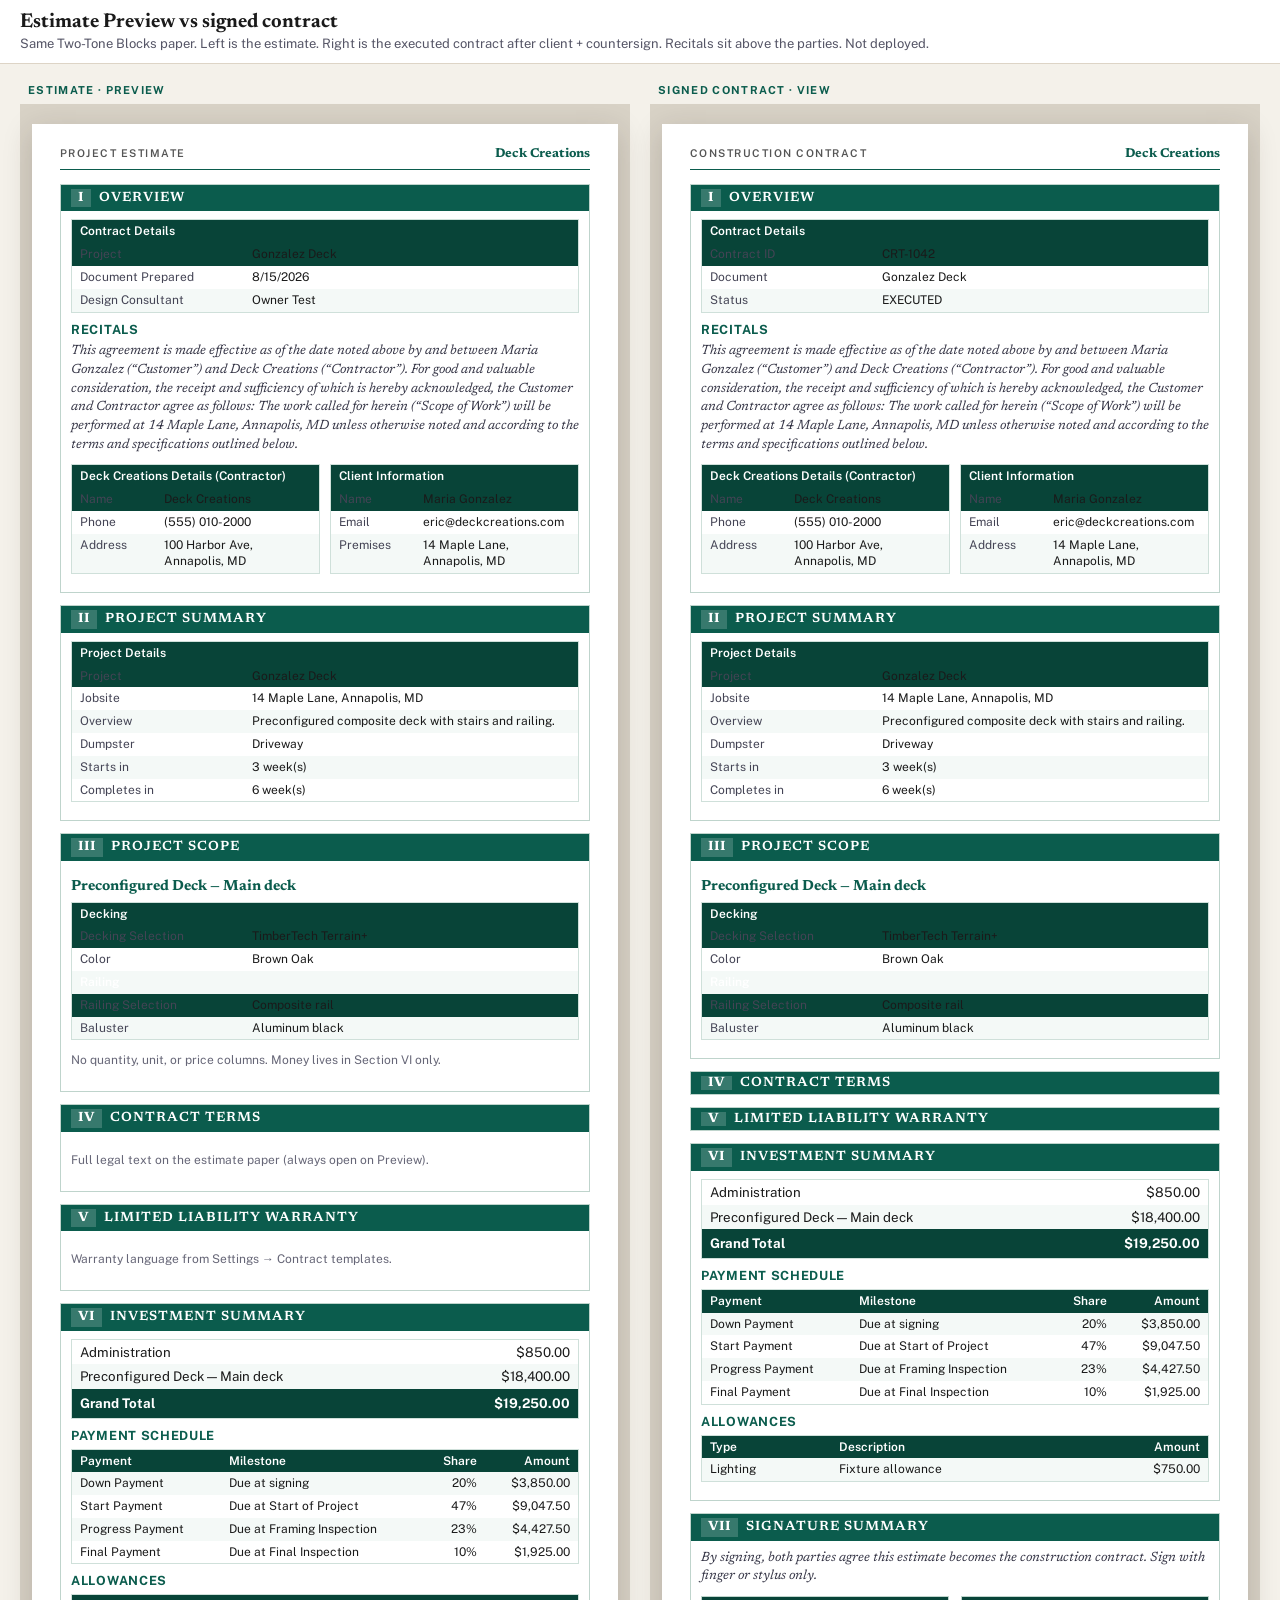
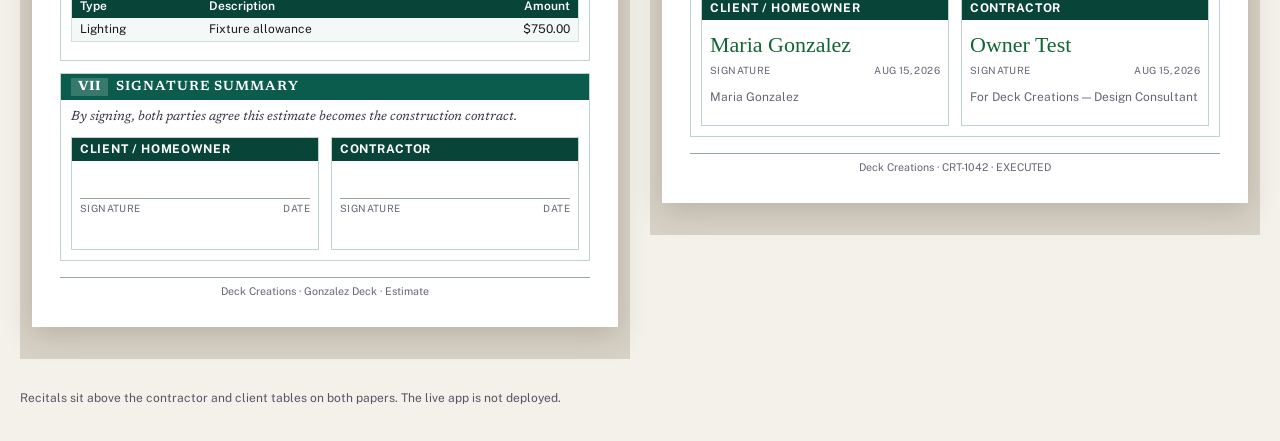
<file: index.html>
<!DOCTYPE html>
<html lang="en">
<head>
  <meta charset="utf-8" />
  <meta name="viewport" content="width=device-width, initial-scale=1" />
  <title>Estimate vs signed contract — side by side</title>
  <link rel="preconnect" href="https://fonts.googleapis.com">
  <link rel="preconnect" href="https://fonts.gstatic.com" crossorigin>
  <link href="https://fonts.googleapis.com/css2?family=Newsreader:ital,opsz,wght@0,6..72,500..700;1,6..72,500..700&family=Public+Sans:wght@500;600;700&display=swap" rel="stylesheet">
  <style>
    :root { --desk:#d8d2c6; --jade:#0b5c4d; --bar:#084438; --line:#bfd4cc; --row:#f4f9f7; --ink:#1a1a1a; --muted:#556; }
    * { box-sizing: border-box; }
    html, body { margin:0; background:#f4f1ea; color:var(--ink); font-family:'Public Sans','Segoe UI',Helvetica,Arial,sans-serif; }
    .chrome { position:sticky; top:0; z-index:5; background:#fff; border-bottom:1px solid #ddd4c6; padding:12px 20px; }
    .chrome h1 { font-family:Newsreader,Georgia,serif; font-size:20px; margin:0; }
    .chrome p { margin:4px 0 0; color:var(--muted); font-size:13px; }
    .compare { display:grid; grid-template-columns:1fr 1fr; gap:20px; padding:20px; align-items:start; }
    @media (max-width:1100px) { .compare { grid-template-columns:1fr; } }
    .col-label { font-size:11px; font-weight:700; letter-spacing:0.12em; text-transform:uppercase; color:var(--jade); margin:0 0 8px 8px; }
    .desk { background:var(--desk); padding:20px 12px 32px; }
    .paper { max-width:8.5in; margin:0 auto; background:#fff; padding:22px 28px 28px; box-shadow:0 8px 28px rgba(42,36,28,0.18); font-size:10pt; line-height:1.4; }
    .head { display:flex; justify-content:space-between; border-bottom:1.5px solid var(--jade); padding-bottom:5px; margin-bottom:14px; font-size:8pt; color:#555; }
    .doc-title { letter-spacing:0.14em; font-weight:600; }
    .wordmark { font-family:Newsreader,Georgia,serif; font-weight:700; color:var(--jade); font-size:9.5pt; }
    .sec { margin:0 0 12px; border:1px solid var(--line); }
    .band { background:var(--jade); color:#fff; padding:4px 10px; display:flex; gap:8px; align-items:center; }
    .no { font-family:Newsreader,Georgia,serif; font-weight:700; background:rgba(255,255,255,.18); padding:0 7px; }
    .title { font-family:Newsreader,Georgia,serif; font-weight:600; letter-spacing:1px; }
    .body { padding:8px 10px 10px; }
    .preamble { font-family:Newsreader,Georgia,serif; font-style:italic; margin:0 0 10px; color:#334; }
    table { width:100%; border-collapse:collapse; margin:0 0 8px; font-size:9pt; border:1px solid #cfe0da; }
    td, th { padding:3px 8px; vertical-align:top; }
    .bar-h td, .stmt-h td, th { background:var(--bar); color:#fff; font-weight:600; text-align:left; }
    .lbl { width:34%; color:#445; }
    tr:nth-child(even) td { background:var(--row); }
    .bar-h + tr td, .stmt-h + tr td, .bar-h td, .stmt-h td, th { background:var(--bar); }
    tr:nth-child(even) .bar-h td { background:var(--bar); }
    .two { display:flex; gap:10px; }
    .two > table { flex:1; }
    .sub { font-size:9.5pt; font-weight:700; letter-spacing:.7px; text-transform:uppercase; color:var(--jade); margin:8px 0 4px; }
    .scope-h { font-family:Newsreader,Georgia,serif; font-size:11pt; color:var(--jade); margin:8px 0 4px; }
    .invest { border:1px solid #cfe0da; }
    .row { display:flex; justify-content:space-between; padding:3px 8px; }
    .row:nth-child(even) { background:var(--row); }
    .grand { background:var(--bar); color:#fff; font-weight:700; padding:5px 8px; }
    .right { text-align:right; }
    .toggle { width:100%; border:0; background:var(--jade); color:#fff; text-align:left; cursor:pointer; }
    .muted { color:#667; font-size:9pt; }
    .sig-cols { display:flex; gap:12px; }
    .sig-panel { flex:1; border:1px solid var(--line); }
    .sig-h { background:var(--bar); color:#fff; font-size:9pt; font-weight:700; letter-spacing:.7px; text-transform:uppercase; padding:3px 8px; }
    .sig-b { padding:10px 8px 8px; min-height:88px; }
    .ink { font-family:'Segoe Script','Bradley Hand',cursive; font-size:22px; color:#163; }
    .caps { display:flex; justify-content:space-between; font-size:7.5pt; text-transform:uppercase; letter-spacing:.4px; color:#667; margin-top:2px; }
    .line { border-bottom:1px solid #94a8a0; min-height:28px; }
    .foot { border-top:1px solid #94a8a0; margin-top:16px; padding-top:6px; color:#667; font-size:8pt; text-align:center; }
    .note { font-size:12px; color:var(--muted); padding:0 20px 24px; max-width:1100px; }
  </style>
</head>
<body>
  <header class="chrome">
    <div>
      <h1>Estimate Preview vs signed contract</h1>
      <p>Same Two-Tone Blocks paper. Left is the estimate. Right is the executed contract after client + countersign. Recitals sit above the parties. Not deployed.</p>
    </div>
  </header>
  <div class="compare">
    <section>
      <p class="col-label">Estimate · Preview</p>
      <div class="desk"><article class="paper">
        <header class="head"><span class="doc-title">PROJECT ESTIMATE</span><span class="wordmark">Deck Creations</span></header>
        <div class="sec"><div class="band"><span class="no">I</span><span class="title">OVERVIEW</span></div><div class="body">
          <table><tr class="bar-h"><td colspan="2">Contract Details</td></tr><tr><td class="lbl">Project</td><td>Gonzalez Deck</td></tr><tr><td class="lbl">Document Prepared</td><td>8/15/2026</td></tr><tr><td class="lbl">Design Consultant</td><td>Owner Test</td></tr></table>
          <p class="sub">Recitals</p>
          <p class="preamble">This agreement is made effective as of the date noted above by and between Maria Gonzalez (“Customer”) and Deck Creations (“Contractor”). For good and valuable consideration, the receipt and sufficiency of which is hereby acknowledged, the Customer and Contractor agree as follows: The work called for herein (“Scope of Work”) will be performed at 14 Maple Lane, Annapolis, MD unless otherwise noted and according to the terms and specifications outlined below.</p>
          <div class="two">
            <table><tr class="bar-h"><td colspan="2">Deck Creations Details (Contractor)</td></tr><tr><td class="lbl">Name</td><td>Deck Creations</td></tr><tr><td class="lbl">Phone</td><td>(555) 010-2000</td></tr><tr><td class="lbl">Address</td><td>100 Harbor Ave, Annapolis, MD</td></tr></table>
            <table><tr class="bar-h"><td colspan="2">Client Information</td></tr><tr><td class="lbl">Name</td><td>Maria Gonzalez</td></tr><tr><td class="lbl">Email</td><td>eric@deckcreations.com</td></tr><tr><td class="lbl">Premises</td><td>14 Maple Lane, Annapolis, MD</td></tr></table>
          </div>
        </div></div>
        <div class="sec"><div class="band"><span class="no">II</span><span class="title">PROJECT SUMMARY</span></div><div class="body">
          <table><tr class="bar-h"><td colspan="2">Project Details</td></tr><tr><td class="lbl">Project</td><td>Gonzalez Deck</td></tr><tr><td class="lbl">Jobsite</td><td>14 Maple Lane, Annapolis, MD</td></tr><tr><td class="lbl">Overview</td><td>Preconfigured composite deck with stairs and railing.</td></tr><tr><td class="lbl">Dumpster</td><td>Driveway</td></tr><tr><td class="lbl">Starts in</td><td>3 week(s)</td></tr><tr><td class="lbl">Completes in</td><td>6 week(s)</td></tr></table>
        </div></div>
        <div class="sec"><div class="band"><span class="no">III</span><span class="title">PROJECT SCOPE</span></div><div class="body">
          <h3 class="scope-h">Preconfigured Deck — Main deck</h3>
          <table><tr class="stmt-h"><td colspan="2">Decking</td></tr><tr><td class="lbl">Decking Selection</td><td>TimberTech Terrain+</td></tr><tr><td class="lbl">Color</td><td>Brown Oak</td></tr><tr class="stmt-h"><td colspan="2">Railing</td></tr><tr><td class="lbl">Railing Selection</td><td>Composite rail</td></tr><tr><td class="lbl">Baluster</td><td>Aluminum black</td></tr></table>
          <p class="muted">No quantity, unit, or price columns. Money lives in Section VI only.</p>
        </div></div>
        <div class="sec"><div class="band"><span class="no">IV</span><span class="title">CONTRACT TERMS</span></div><div class="body"><p class="muted">Full legal text on the estimate paper (always open on Preview).</p></div></div>
        <div class="sec"><div class="band"><span class="no">V</span><span class="title">LIMITED LIABILITY WARRANTY</span></div><div class="body"><p class="muted">Warranty language from Settings → Contract templates.</p></div></div>
        <div class="sec"><div class="band"><span class="no">VI</span><span class="title">INVESTMENT SUMMARY</span></div><div class="body">
          <div class="invest"><div class="row"><span>Administration</span><span>$850.00</span></div><div class="row"><span>Preconfigured Deck — Main deck</span><span>$18,400.00</span></div><div class="row grand"><span>Grand Total</span><span>$19,250.00</span></div></div>
          <p class="sub">Payment schedule</p>
          <table><tr><th>Payment</th><th>Milestone</th><th class="right">Share</th><th class="right">Amount</th></tr><tr><td>Down Payment</td><td>Due at signing</td><td class="right">20%</td><td class="right">$3,850.00</td></tr><tr><td>Start Payment</td><td>Due at Start of Project</td><td class="right">47%</td><td class="right">$9,047.50</td></tr><tr><td>Progress Payment</td><td>Due at Framing Inspection</td><td class="right">23%</td><td class="right">$4,427.50</td></tr><tr><td>Final Payment</td><td>Due at Final Inspection</td><td class="right">10%</td><td class="right">$1,925.00</td></tr></table>
          <p class="sub">Allowances</p>
          <table><tr><th>Type</th><th>Description</th><th class="right">Amount</th></tr><tr><td>Lighting</td><td>Fixture allowance</td><td class="right">$750.00</td></tr></table>
        </div></div>
        <div class="sec"><div class="band"><span class="no">VII</span><span class="title">SIGNATURE SUMMARY</span></div><div class="body">
          <p class="preamble">By signing, both parties agree this estimate becomes the construction contract.</p>
          <div class="sig-cols">
            <div class="sig-panel"><div class="sig-h">Client / Homeowner</div><div class="sig-b"><div class="line"></div><div class="caps"><span>Signature</span><span>Date</span></div></div></div>
            <div class="sig-panel"><div class="sig-h">Contractor</div><div class="sig-b"><div class="line"></div><div class="caps"><span>Signature</span><span>Date</span></div></div></div>
          </div>
        </div></div>
        <footer class="foot">Deck Creations · Gonzalez Deck · Estimate</footer>
      </article></div>
    </section>
    <section>
      <p class="col-label">Signed contract · View</p>
      <div class="desk"><article class="paper">
        <header class="head"><span class="doc-title">CONSTRUCTION CONTRACT</span><span class="wordmark">Deck Creations</span></header>
        <div class="sec"><div class="band"><span class="no">I</span><span class="title">OVERVIEW</span></div><div class="body">
          <table><tr class="bar-h"><td colspan="2">Contract Details</td></tr><tr><td class="lbl">Contract ID</td><td>CRT-1042</td></tr><tr><td class="lbl">Document</td><td>Gonzalez Deck</td></tr><tr><td class="lbl">Status</td><td>EXECUTED</td></tr></table>
          <p class="sub">Recitals</p>
          <p class="preamble">This agreement is made effective as of the date noted above by and between Maria Gonzalez (“Customer”) and Deck Creations (“Contractor”). For good and valuable consideration, the receipt and sufficiency of which is hereby acknowledged, the Customer and Contractor agree as follows: The work called for herein (“Scope of Work”) will be performed at 14 Maple Lane, Annapolis, MD unless otherwise noted and according to the terms and specifications outlined below.</p>
          <div class="two">
            <table><tr class="bar-h"><td colspan="2">Deck Creations Details (Contractor)</td></tr><tr><td class="lbl">Name</td><td>Deck Creations</td></tr><tr><td class="lbl">Phone</td><td>(555) 010-2000</td></tr><tr><td class="lbl">Address</td><td>100 Harbor Ave, Annapolis, MD</td></tr></table>
            <table><tr class="bar-h"><td colspan="2">Client Information</td></tr><tr><td class="lbl">Name</td><td>Maria Gonzalez</td></tr><tr><td class="lbl">Email</td><td>eric@deckcreations.com</td></tr><tr><td class="lbl">Address</td><td>14 Maple Lane, Annapolis, MD</td></tr></table>
          </div>
        </div></div>
        <div class="sec"><div class="band"><span class="no">II</span><span class="title">PROJECT SUMMARY</span></div><div class="body">
          <table><tr class="bar-h"><td colspan="2">Project Details</td></tr><tr><td class="lbl">Project</td><td>Gonzalez Deck</td></tr><tr><td class="lbl">Jobsite</td><td>14 Maple Lane, Annapolis, MD</td></tr><tr><td class="lbl">Overview</td><td>Preconfigured composite deck with stairs and railing.</td></tr><tr><td class="lbl">Dumpster</td><td>Driveway</td></tr><tr><td class="lbl">Starts in</td><td>3 week(s)</td></tr><tr><td class="lbl">Completes in</td><td>6 week(s)</td></tr></table>
        </div></div>
        <div class="sec"><div class="band"><span class="no">III</span><span class="title">PROJECT SCOPE</span></div><div class="body">
          <h3 class="scope-h">Preconfigured Deck — Main deck</h3>
          <table><tr class="stmt-h"><td colspan="2">Decking</td></tr><tr><td class="lbl">Decking Selection</td><td>TimberTech Terrain+</td></tr><tr><td class="lbl">Color</td><td>Brown Oak</td></tr><tr class="stmt-h"><td colspan="2">Railing</td></tr><tr><td class="lbl">Railing Selection</td><td>Composite rail</td></tr><tr><td class="lbl">Baluster</td><td>Aluminum black</td></tr></table>
        </div></div>
        <div class="sec"><button class="band toggle" type="button"><span class="no">IV</span><span class="title">CONTRACT TERMS</span></button></div>
        <div class="sec"><button class="band toggle" type="button"><span class="no">V</span><span class="title">LIMITED LIABILITY WARRANTY</span></button></div>
        <div class="sec"><div class="band"><span class="no">VI</span><span class="title">INVESTMENT SUMMARY</span></div><div class="body">
          <div class="invest"><div class="row"><span>Administration</span><span>$850.00</span></div><div class="row"><span>Preconfigured Deck — Main deck</span><span>$18,400.00</span></div><div class="row grand"><span>Grand Total</span><span>$19,250.00</span></div></div>
          <p class="sub">Payment schedule</p>
          <table><tr><th>Payment</th><th>Milestone</th><th class="right">Share</th><th class="right">Amount</th></tr><tr><td>Down Payment</td><td>Due at signing</td><td class="right">20%</td><td class="right">$3,850.00</td></tr><tr><td>Start Payment</td><td>Due at Start of Project</td><td class="right">47%</td><td class="right">$9,047.50</td></tr><tr><td>Progress Payment</td><td>Due at Framing Inspection</td><td class="right">23%</td><td class="right">$4,427.50</td></tr><tr><td>Final Payment</td><td>Due at Final Inspection</td><td class="right">10%</td><td class="right">$1,925.00</td></tr></table>
          <p class="sub">Allowances</p>
          <table><tr><th>Type</th><th>Description</th><th class="right">Amount</th></tr><tr><td>Lighting</td><td>Fixture allowance</td><td class="right">$750.00</td></tr></table>
        </div></div>
        <div class="sec"><div class="band"><span class="no">VII</span><span class="title">SIGNATURE SUMMARY</span></div><div class="body">
          <p class="preamble">By signing, both parties agree this estimate becomes the construction contract. Sign with finger or stylus only.</p>
          <div class="sig-cols">
            <div class="sig-panel"><div class="sig-h">Client / Homeowner</div><div class="sig-b"><div class="ink">Maria Gonzalez</div><div class="caps"><span>Signature</span><span>Aug 15, 2026</span></div><p class="muted">Maria Gonzalez</p></div></div>
            <div class="sig-panel"><div class="sig-h">Contractor</div><div class="sig-b"><div class="ink">Owner Test</div><div class="caps"><span>Signature</span><span>Aug 15, 2026</span></div><p class="muted">For Deck Creations — Design Consultant</p></div></div>
          </div>
        </div></div>
        <footer class="foot">Deck Creations · CRT-1042 · EXECUTED</footer>
      </article></div>
    </section>
  </div>
  <p class="note">Recitals sit above the contractor and client tables on both papers. The live app is not deployed.</p>
</body>
</html>
</file>
